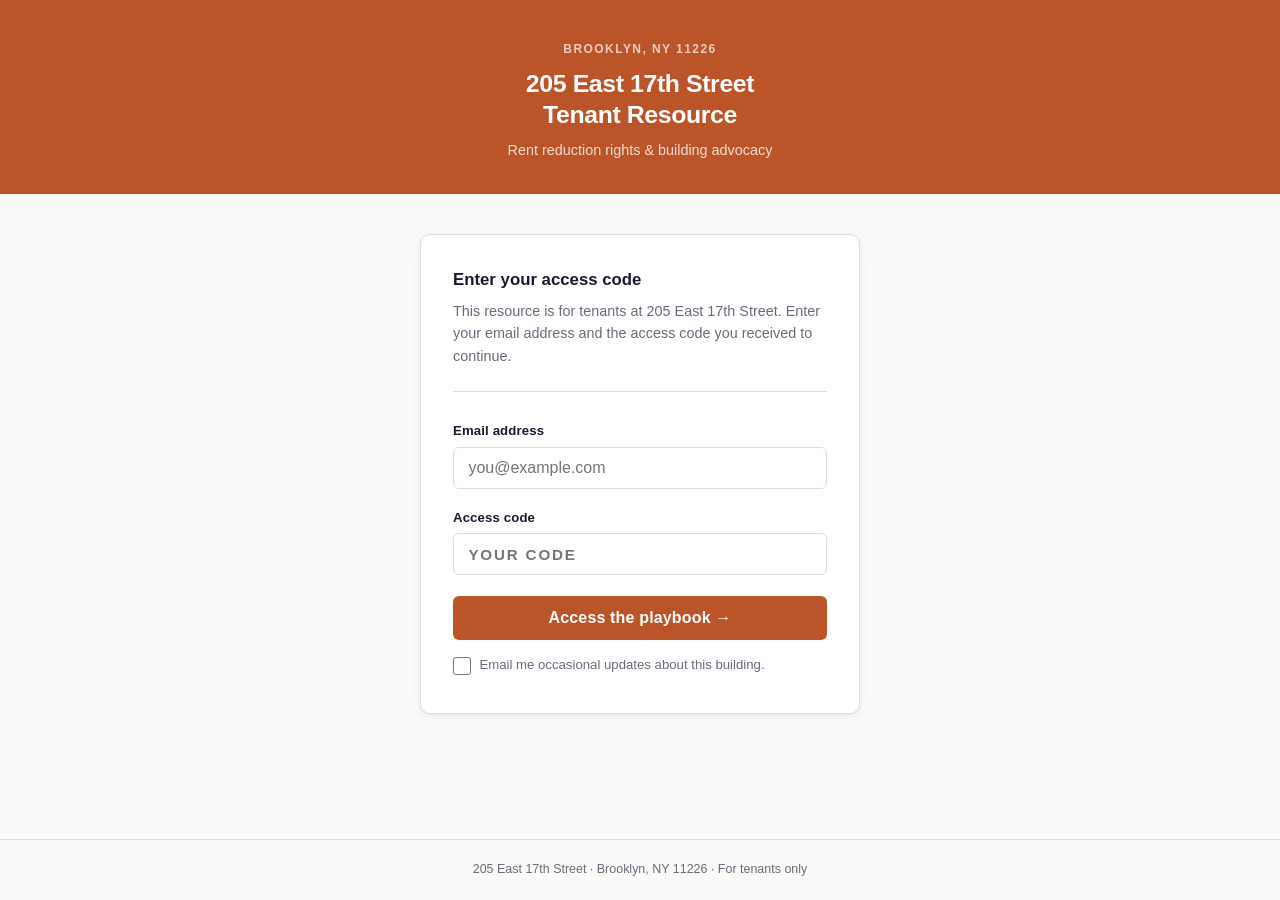
<file: index.html>
<!DOCTYPE html>
<html lang="en">
<head>
<meta charset="UTF-8"/>
<meta name="viewport" content="width=device-width, initial-scale=1.0"/>
<title>205 East 17th Street — Tenant Resource</title>
<style>
  *, *::before, *::after { box-sizing: border-box; margin: 0; padding: 0; }

  :root {
    --ink:     #1a1a2e;
    --ink-mid: #2d2d4a;
    --bg:      #fafaf8;
    --white:   #ffffff;
    --accent:  #bc5429;
    --terra:   #bc5429;
    --muted:   #6b6b7b;
    --border:  #e0ddd8;
    --red-bg:  #fef2f2;
    --red-bdr: #fca5a5;
    --red-txt: #991b1b;
  }

  html { height: 100%; }

  body {
    font-family: -apple-system, BlinkMacSystemFont, 'Segoe UI', Roboto,
                 Helvetica, Arial, sans-serif;
    font-size: 16px;
    line-height: 1.6;
    background: var(--bg);
    color: var(--ink);
    min-height: 100%;
    display: flex;
    flex-direction: column;
  }

  /* ── Header ── */
  header {
    background: var(--terra);
    color: #fff;
    padding: 2.5rem 1.5rem 2rem;
    text-align: center;
  }
  header .eyebrow {
    font-size: .75rem;
    font-weight: 600;
    letter-spacing: .12em;
    text-transform: uppercase;
    color: rgba(255,255,255,.7);
    margin-bottom: .6rem;
  }
  header h1 {
    font-size: 1.55rem;
    font-weight: 700;
    letter-spacing: -.015em;
    line-height: 1.25;
  }
  header .sub {
    margin-top: .5rem;
    color: rgba(255,255,255,.8);
    font-size: .9rem;
  }

  /* ── Main ── */
  main {
    flex: 1;
    display: flex;
    align-items: flex-start;
    justify-content: center;
    padding: 2.5rem 1.25rem 3rem;
  }

  .card {
    background: var(--white);
    border: 1px solid var(--border);
    border-radius: 10px;
    padding: 2rem 2rem 2.25rem;
    width: 100%;
    max-width: 440px;
    box-shadow: 0 1px 4px rgba(0,0,0,.06), 0 4px 16px rgba(0,0,0,.04);
  }

  .card-title {
    font-size: 1.05rem;
    font-weight: 700;
    margin-bottom: .4rem;
  }
  .card-desc {
    color: var(--muted);
    font-size: .9rem;
    line-height: 1.55;
    margin-bottom: 1.75rem;
    padding-bottom: 1.5rem;
    border-bottom: 1px solid var(--border);
  }

  /* Error banner */
  .error-banner {
    display: none;
    align-items: flex-start;
    gap: .6rem;
    background: var(--red-bg);
    border: 1px solid var(--red-bdr);
    border-radius: 6px;
    padding: .75rem 1rem;
    margin-bottom: 1.25rem;
    color: var(--red-txt);
    font-size: .875rem;
    line-height: 1.45;
  }
  .error-banner.show { display: flex; }
  .error-banner svg { flex-shrink: 0; margin-top: 1px; }

  /* Form */
  .field { margin-bottom: 1.1rem; }
  label {
    display: block;
    font-size: .825rem;
    font-weight: 600;
    color: var(--ink);
    margin-bottom: .35rem;
    letter-spacing: .01em;
  }
  input[type="email"],
  input[type="text"] {
    width: 100%;
    padding: .7rem .9rem;
    border: 1px solid var(--border);
    border-radius: 6px;
    font-size: 1rem;
    font-family: inherit;
    background: #fff;
    color: var(--ink);
    transition: border-color .15s, box-shadow .15s;
    -webkit-appearance: none;
  }
  input:focus {
    outline: none;
    border-color: var(--ink-mid);
    box-shadow: 0 0 0 3px rgba(26,26,46,.1);
  }
  input#code {
    letter-spacing: .12em;
    text-transform: uppercase;
    font-weight: 600;
    font-size: .95rem;
  }
  .field-hint {
    margin-top: .3rem;
    font-size: .8rem;
    color: var(--muted);
  }

  /* Opt-in checkbox */
  .opt-in {
    display: flex;
    align-items: flex-start;
    gap: .55rem;
    margin-top: .9rem;
    margin-bottom: .1rem;
  }
  .opt-in input[type="checkbox"] {
    width: 1.1rem;
    height: 1.1rem;
    flex-shrink: 0;
    margin-top: .18rem;
    accent-color: var(--terra);
    cursor: pointer;
  }
  .opt-in label {
    font-size: .825rem;
    font-weight: 400;
    color: var(--muted);
    letter-spacing: 0;
    cursor: pointer;
    margin-bottom: 0;
  }

  button[type="submit"] {
    width: 100%;
    margin-top: .25rem;
    padding: .8rem 1rem;
    background: var(--terra);
    color: #fff;
    border: none;
    border-radius: 6px;
    font-size: 1rem;
    font-weight: 600;
    font-family: inherit;
    cursor: pointer;
    transition: background .15s;
    letter-spacing: .01em;
  }
  button[type="submit"]:hover { background: #a03a1d; }
  button[type="submit"]:active { background: #8f3319; }

  /* Footer */
  footer {
    text-align: center;
    color: var(--muted);
    font-size: .78rem;
    padding: 1.25rem 1rem;
    border-top: 1px solid var(--border);
  }

  @media (max-width: 480px) {
    header { padding: 2rem 1.25rem 1.75rem; }
    header h1 { font-size: 1.3rem; }
    main { padding: 1.75rem 1rem 2.5rem; align-items: flex-start; }
    .card { padding: 1.5rem 1.25rem 1.75rem; }
  }
</style>
</head>
<body>

<header>
  <div class="eyebrow">Brooklyn, NY 11226</div>
  <h1>205 East 17th Street<br>Tenant Resource</h1>
  <p class="sub">Rent reduction rights &amp; building advocacy</p>
</header>

<main>
  <div class="card">
    <h2 class="card-title">Enter your access code</h2>
    <p class="card-desc">
      This resource is for tenants at 205 East 17th Street. Enter your
      email address and the access code you received to continue.
    </p>

    <div class="error-banner" id="err" role="alert">
      <svg width="16" height="16" viewBox="0 0 16 16" fill="none" aria-hidden="true">
        <circle cx="8" cy="8" r="7.25" stroke="#991b1b" stroke-width="1.5"/>
        <path d="M8 4.5v4M8 10.5v1" stroke="#991b1b" stroke-width="1.5"
              stroke-linecap="round"/>
      </svg>
      <span>Incorrect code. Check what you received and try again.</span>
    </div>

    <form method="POST" action="/api/login">
      <div class="field">
        <label for="email">Email address</label>
        <input type="email" id="email" name="email" required
               autocomplete="email" placeholder="you@example.com"/>
      </div>
      <div class="field">
        <label for="code">Access code</label>
        <input type="text" id="code" name="code" required
               autocomplete="off" placeholder="Your code"
               spellcheck="false" autocorrect="off" autocapitalize="characters"/>

      </div>
      <button type="submit">Access the playbook &rarr;</button>
      <div class="opt-in">
        <input type="checkbox" id="updates_consent" name="updates_consent" value="1"/>
        <label for="updates_consent">Email me occasional updates about this building.</label>
      </div>
    </form>
  </div>
</main>

<footer>
  205 East 17th Street &middot; Brooklyn, NY 11226 &middot; For tenants only
</footer>

<script>
!function(t,e){var o,n,p,r;e.__SV||(window.posthog=e,e._i=[],e.init=function(i,s,a){function g(t,e){var o=e.split(".");2==o.length&&(t=t[o[0]],e=o[1]);t[e]=function(){t.push([e].concat(Array.prototype.slice.call(arguments,0)))}}var c=t.createElement("script");c.type="text/javascript",c.crossOrigin="anonymous",c.async=!0,c.src=s.api_host.replace(".i.posthog.com","-assets.i.posthog.com")+"/static/array.js";var l=t.getElementsByTagName("script")[0];l.parentNode.insertBefore(c,l);var u=e;for(void 0!==a?u=e[a]=[]:a="posthog",u.people=u.people||[],u.toString=function(t){var e="posthog";return"posthog"!==a&&(e+="."+a),t||(e+=" (stub)"),e},u.people.toString=function(){return u.toString(1)+" (stub)"},n="capture identify alias people.set people.set_once set_config register register_once unregister opt_out_capturing has_opted_out_capturing opt_in_capturing reset isFeatureEnabled onFeatureFlags getFeatureFlag getFeatureFlagPayload reloadFeatureFlags group updateEarlyAccessFeatureEnrollment getEarlyAccessFeatures getActiveMatchingSurveys getSurveys getNextSurveyStep onSessionId setPersonPropertiesForFlags".split(" "),p=0;p<n.length;p++)g(u,n[p]);e._i.push([i,s,a])},e.__SV=1)}(document,window.posthog||[]);

var posthogTestMode = new URLSearchParams(location.search).get('is_test') === '1';
try {
  if (posthogTestMode) {
    sessionStorage.setItem('t401_test_mode', '1');
  } else {
    posthogTestMode = sessionStorage.getItem('t401_test_mode') === '1';
    // Only clear if this is not an error redirect (error redirect has no is_test param
    // but should preserve the flag set on the original test-mode load).
    if (!posthogTestMode) sessionStorage.removeItem('t401_test_mode');
  }
} catch(e) {}
// Suppress on non-production origins (localhost, file://)
if (location.protocol !== 'https:' || location.hostname !== 'tenant401.com') {
  posthogTestMode = true;
}
if (!posthogTestMode) {
  posthog.init('phc_uY5md7SXZ4go2PMD53CAk2Z5SzjH59rpiMTQ9oRT8Man', {
    api_host: 'https://a.tenant401.com',
    ui_host: 'https://us.posthog.com',
    autocapture: false,
    capture_pageview: false,
    capture_pageleave: false,
    capture_dead_clicks: false,
    capture_exceptions: false,
    capture_heatmaps: false,
    capture_performance: false,
    disable_session_recording: true,
    disable_surveys: true,
    advanced_disable_flags: true,
    persistence: 'localStorage+cookie',
  });
}

(function () {
  var params  = new URLSearchParams(location.search);
  var isTest  = posthogTestMode;
  var isError = !!params.get('error');
  function capture(event, properties, options) {
    if (!isTest) posthog.capture(event, properties, options);
  }

  // Pageview
  capture('$pageview', { $current_url: location.href, page: 'gate' });

  // gate_failure — arrived here with ?error=1 (server rejected code)
  if (isError) {
    capture('gate_failure', { page: 'gate' });
    document.getElementById('err').classList.add('show');
    try { sessionStorage.removeItem('t401_gate_submitted'); } catch(e) {}
  }

  // Uppercase code input
  var codeInput = document.getElementById('code');
  codeInput.addEventListener('input', function () {
    var pos = this.selectionStart;
    this.value = this.value.toUpperCase();
    this.setSelectionRange(pos, pos);
  });

  // Capture the attempt before POST navigation and mark it for one success event.
  document.querySelector('form').addEventListener('submit', function () {
    var email = (document.getElementById('email').value || '').trim().toLowerCase();
    capture('gate_submitted', { page: 'gate', has_email: !!email }, { transport: 'sendBeacon' });
    try { sessionStorage.setItem('t401_gate_submitted', '1'); } catch(e) {}
  });
})();
</script>
</body>
</html>
</file>
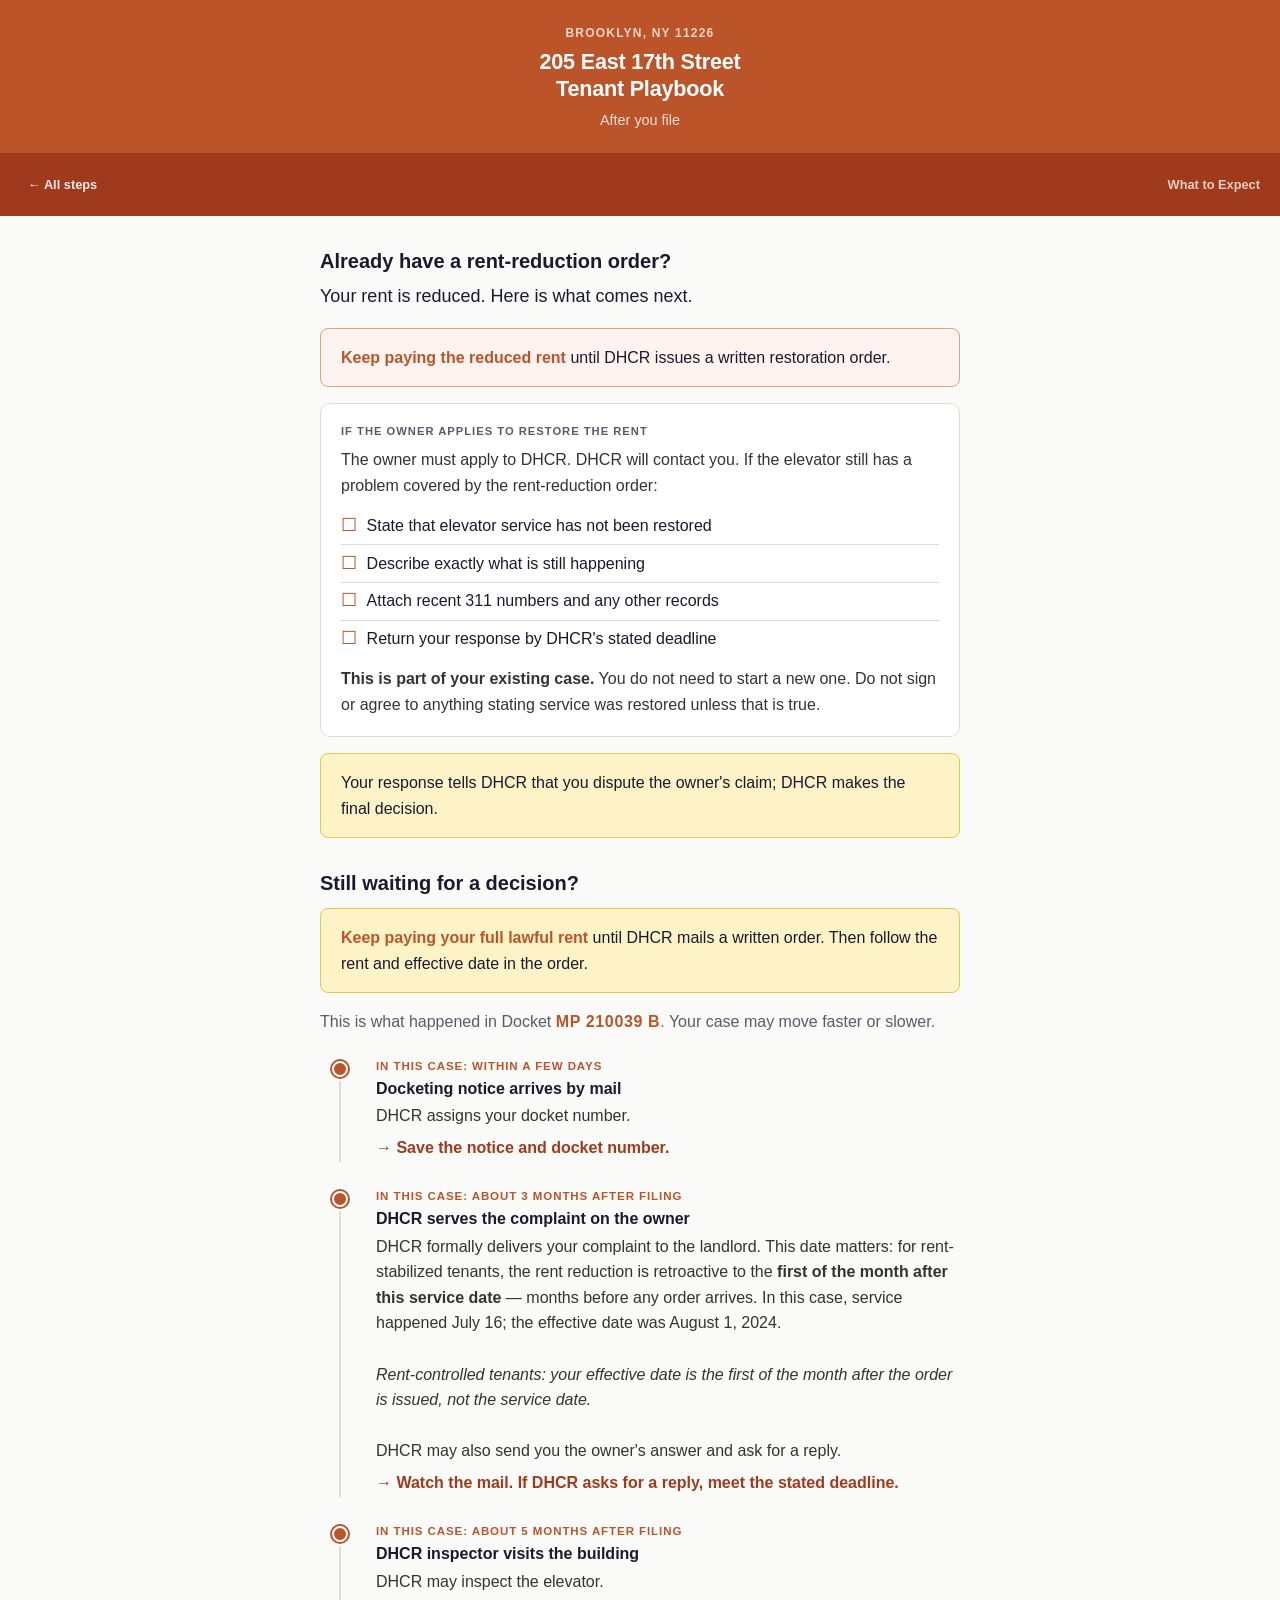
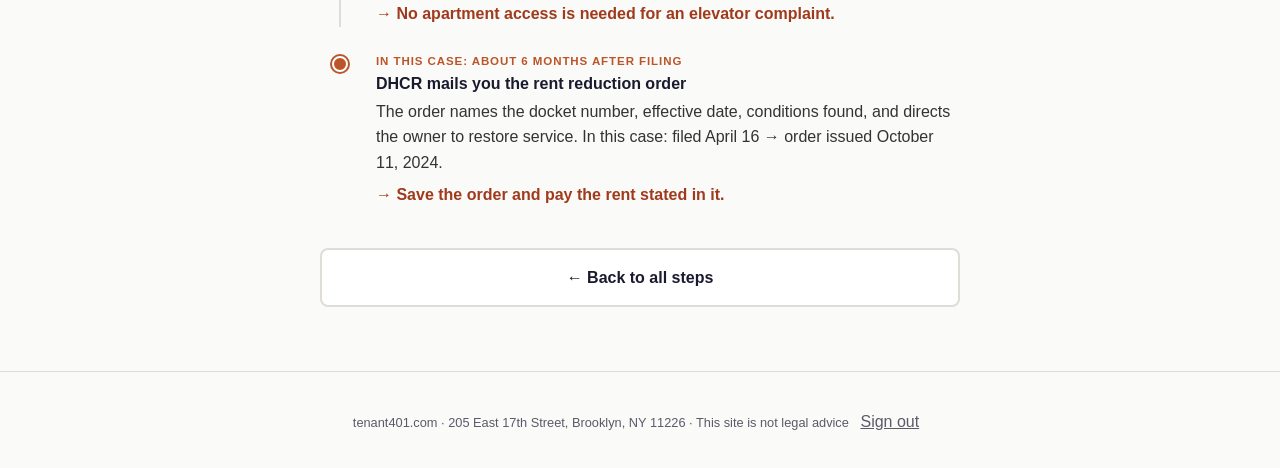
<file: after-you-file.html>
<!DOCTYPE html>
<html lang="en">
<head>
<meta charset="UTF-8"/>
<meta name="viewport" content="width=device-width, initial-scale=1.0"/>
<title>What to Expect — 205 East 17th Street</title>
<link rel="stylesheet" href="/style.css"/>
<style>
  /* Override timeline to work as ol/li */
  .timeline { list-style: none; padding: 0; margin: 1rem 0; }
  .timeline > li { display: flex; gap: 1rem; padding-bottom: 1.5rem; position: relative; }
  .timeline > li:last-child { padding-bottom: 0; }
</style>
</head>
<body data-page="after-you-file">

<a class="skip-link" href="#main">Skip to main content</a>

<header>
  <div class="eyebrow">Brooklyn, NY 11226</div>
  <h1>205 East 17th Street<br>Tenant Playbook</h1>
  <p class="sub">After you file</p>
</header>

<nav class="step-bar" aria-label="Playbook navigation">
  <a href="/playbook" class="all-steps">← All steps</a>
  <span class="step-indicator">What to Expect</span>
</nav>

<main id="main">

  <!-- ── State 1: Already have an order ── -->

  <div id="after-order">

    <h2 style="margin-bottom:.5rem">Already have a rent-reduction order?</h2>
    <p style="margin-bottom:1rem">Your rent is reduced. Here is what comes next.</p>

    <div class="alert alert-terra">
      <strong>Keep paying the reduced rent</strong> until DHCR issues a written restoration order.
    </div>

    <div class="card" style="margin-top:1rem">
      <div class="card-label">If the owner applies to restore the rent</div>
      <p>The owner must apply to DHCR. DHCR will contact you. If the elevator still has a problem covered by the rent-reduction order:</p>
      <ul class="checklist">
        <li>State that elevator service has not been restored</li>
        <li>Describe exactly what is still happening</li>
        <li>Attach recent 311 numbers and any other records</li>
        <li>Return your response by DHCR's stated deadline</li>
      </ul>
      <p><strong>This is part of your existing case.</strong> You do not need to start a new one. Do not sign or agree to anything stating service was restored unless that is true.</p>
    </div>

    <div class="alert alert-amber" style="margin-top:1rem">
      Your response tells DHCR that you dispute the owner's claim; DHCR makes the final decision.
    </div>

  </div>

  <!-- ── State 2: Still waiting — timeline ── -->

  <h2 id="timeline" style="margin-top:2rem;margin-bottom:.75rem">Still waiting for a decision?</h2>

  <div class="alert alert-amber">
    <strong>Keep paying your full lawful rent</strong> until DHCR mails a written order. Then follow the rent and effective date in the order.
  </div>

  <p style="font-size:1rem;color:var(--muted);margin-top:1rem;margin-bottom:1.25rem">This is what happened in Docket <span class="docket">MP 210039 B</span>. Your case may move faster or slower.</p>

  <ol class="timeline" aria-label="Case timeline">

    <li class="tl-item">
      <div class="tl-left"><div class="tl-dot"></div><div class="tl-line"></div></div>
      <div class="tl-body">
        <div class="tl-when">In this case: within a few days</div>
        <div class="tl-what">Docketing notice arrives by mail</div>
        <div class="tl-detail">DHCR assigns your docket number.</div>
        <div class="tl-action">→ Save the notice and docket number.</div>
      </div>
    </li>

    <li class="tl-item">
      <div class="tl-left"><div class="tl-dot"></div><div class="tl-line"></div></div>
      <div class="tl-body">
        <div class="tl-when">In this case: about 3 months after filing</div>
        <div class="tl-what">DHCR serves the complaint on the owner</div>
        <div class="tl-detail">
          DHCR formally delivers your complaint to the landlord. This date matters:
          for rent-stabilized tenants, the rent reduction is retroactive to the <strong>first of the month after this service date</strong> — months before any order arrives. In this case, service happened July 16; the effective date was August 1, 2024.
          <br><br>
          <em>Rent-controlled tenants: your effective date is the first of the month after the order is issued, not the service date.</em>
          <br><br>
          DHCR may also send you the owner's answer and ask for a reply.
        </div>
        <div class="tl-action">→ Watch the mail. If DHCR asks for a reply, meet the stated deadline.</div>
      </div>
    </li>

    <li class="tl-item">
      <div class="tl-left"><div class="tl-dot"></div><div class="tl-line"></div></div>
      <div class="tl-body">
        <div class="tl-when">In this case: about 5 months after filing</div>
        <div class="tl-what">DHCR inspector visits the building</div>
        <div class="tl-detail">DHCR may inspect the elevator.</div>
        <div class="tl-action">→ No apartment access is needed for an elevator complaint.</div>
      </div>
    </li>

    <li class="tl-item">
      <div class="tl-left"><div class="tl-dot"></div><div class="tl-line"></div></div>
      <div class="tl-body">
        <div class="tl-when">In this case: about 6 months after filing</div>
        <div class="tl-what">DHCR mails you the rent reduction order</div>
        <div class="tl-detail">The order names the docket number, effective date, conditions found, and directs the owner to restore service. In this case: filed April 16 → order issued October 11, 2024.</div>
        <div class="tl-action">→ Save the order and pay the rent stated in it.</div>
      </div>
    </li>

  </ol>

  <nav class="page-nav" aria-label="Page navigation">
    <a href="/playbook" class="btn btn-secondary">← Back to all steps</a>
  </nav>

</main>

<footer>
  tenant401.com &middot; 205 East 17th Street, Brooklyn, NY 11226
  &middot; This site is not legal advice
  <a href="/api/logout" class="footer-logout">Sign out</a>
</footer>

<script src="/analytics.js"></script>
</body>
</html>
</file>
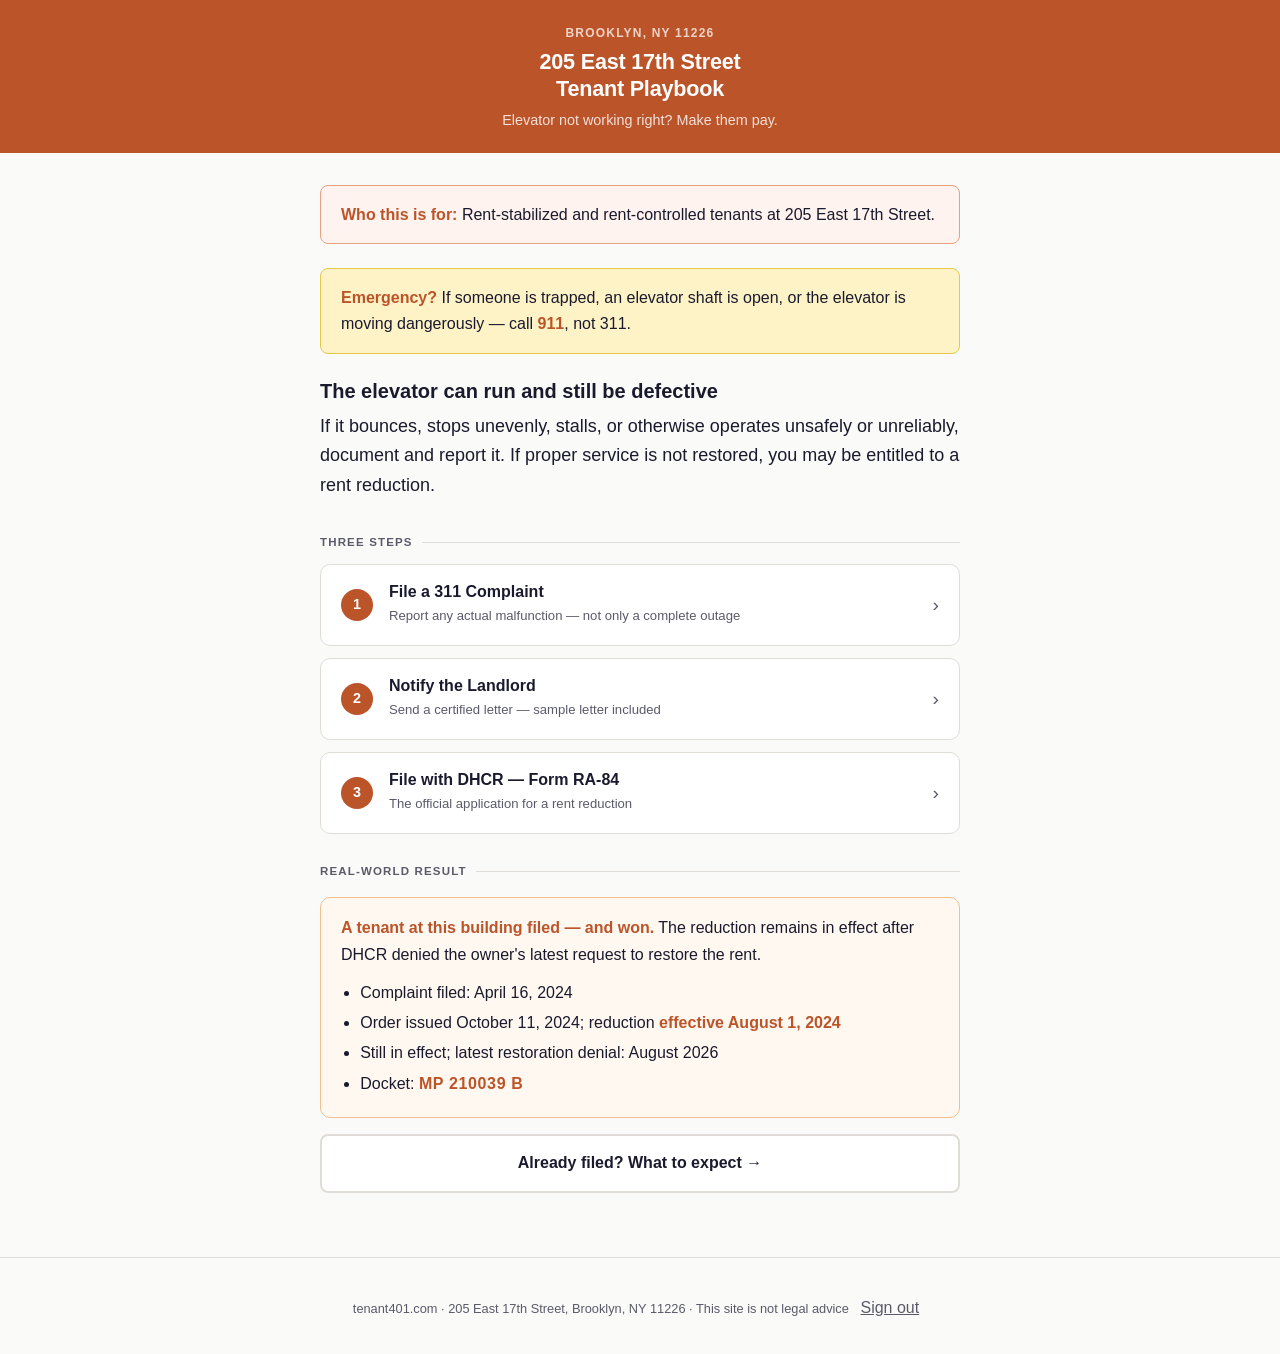
<file: playbook.html>
<!DOCTYPE html>
<html lang="en">
<head>
<meta charset="UTF-8"/>
<meta name="viewport" content="width=device-width, initial-scale=1.0"/>
<title>Tenant Playbook — 205 East 17th Street</title>
<link rel="stylesheet" href="/style.css"/>
</head>
<body data-page="playbook">

<a class="skip-link" href="#main">Skip to main content</a>

<header>
  <div class="eyebrow">Brooklyn, NY 11226</div>
  <h1>205 East 17th Street<br>Tenant Playbook</h1>
  <p class="sub">Elevator not working right? Make them pay.</p>
</header>

<main id="main">

  <div class="alert alert-terra" style="margin-top:0;margin-bottom:1.5rem">
    <strong>Who this is for:</strong> Rent-stabilized and rent-controlled tenants at 205 East 17th Street.
  </div>

  <div class="alert alert-amber" style="margin-bottom:1.5rem">
    <strong>Emergency?</strong> If someone is trapped, an elevator shaft is open, or the elevator is moving dangerously — call <strong>911</strong>, not 311.
  </div>

  <h2 style="margin-bottom:.5rem">The elevator can run and still be defective</h2>
  <p style="margin-bottom:1.5rem">If it bounces, stops unevenly, stalls, or otherwise operates unsafely or unreliably, document and report it. If proper service is not restored, you may be entitled to a rent reduction.</p>

  <div class="section-label">Three steps</div>

  <a href="/step-1" class="step-card" aria-label="Step 1: File a 311 Complaint">
    <span class="sc-num" aria-hidden="true">1</span>
    <span class="sc-body">
      <span class="sc-title">File a 311 Complaint</span>
      <span class="sc-hint">Report any actual malfunction — not only a complete outage</span>
    </span>
    <span class="sc-arrow" aria-hidden="true">›</span>
  </a>

  <a href="/step-2" class="step-card" aria-label="Step 2: Notify the Landlord by Certified Mail">
    <span class="sc-num" aria-hidden="true">2</span>
    <span class="sc-body">
      <span class="sc-title">Notify the Landlord</span>
      <span class="sc-hint">Send a certified letter — sample letter included</span>
    </span>
    <span class="sc-arrow" aria-hidden="true">›</span>
  </a>

  <a href="/step-3" class="step-card" aria-label="Step 3: File DHCR Form RA-84">
    <span class="sc-num" aria-hidden="true">3</span>
    <span class="sc-body">
      <span class="sc-title">File with DHCR — Form RA-84</span>
      <span class="sc-hint">The official application for a rent reduction</span>
    </span>
    <span class="sc-arrow" aria-hidden="true">›</span>
  </a>

  <div class="section-label" style="margin-top:1.75rem">Real-world result</div>

  <div class="result">
    <strong>A tenant at this building filed — and won.</strong> The reduction remains in effect after DHCR denied the owner's latest request to restore the rent.
    <ul>
      <li>Complaint filed: April 16, 2024</li>
      <li>Order issued October 11, 2024; reduction <strong>effective August 1, 2024</strong></li>
      <li>Still in effect; latest restoration denial: August 2026</li>
      <li>Docket: <span class="docket">MP 210039 B</span></li>
    </ul>
  </div>

  <a href="/after-you-file" class="btn btn-secondary" style="margin-top:1rem" aria-label="Already filed? See what to expect next">
    Already filed? What to expect →
  </a>

</main>

<footer>
  tenant401.com &middot; 205 East 17th Street, Brooklyn, NY 11226
  &middot; This site is not legal advice
  <a href="/api/logout" class="footer-logout">Sign out</a>
</footer>

<script src="/analytics.js"></script>
</body>
</html>
</file>
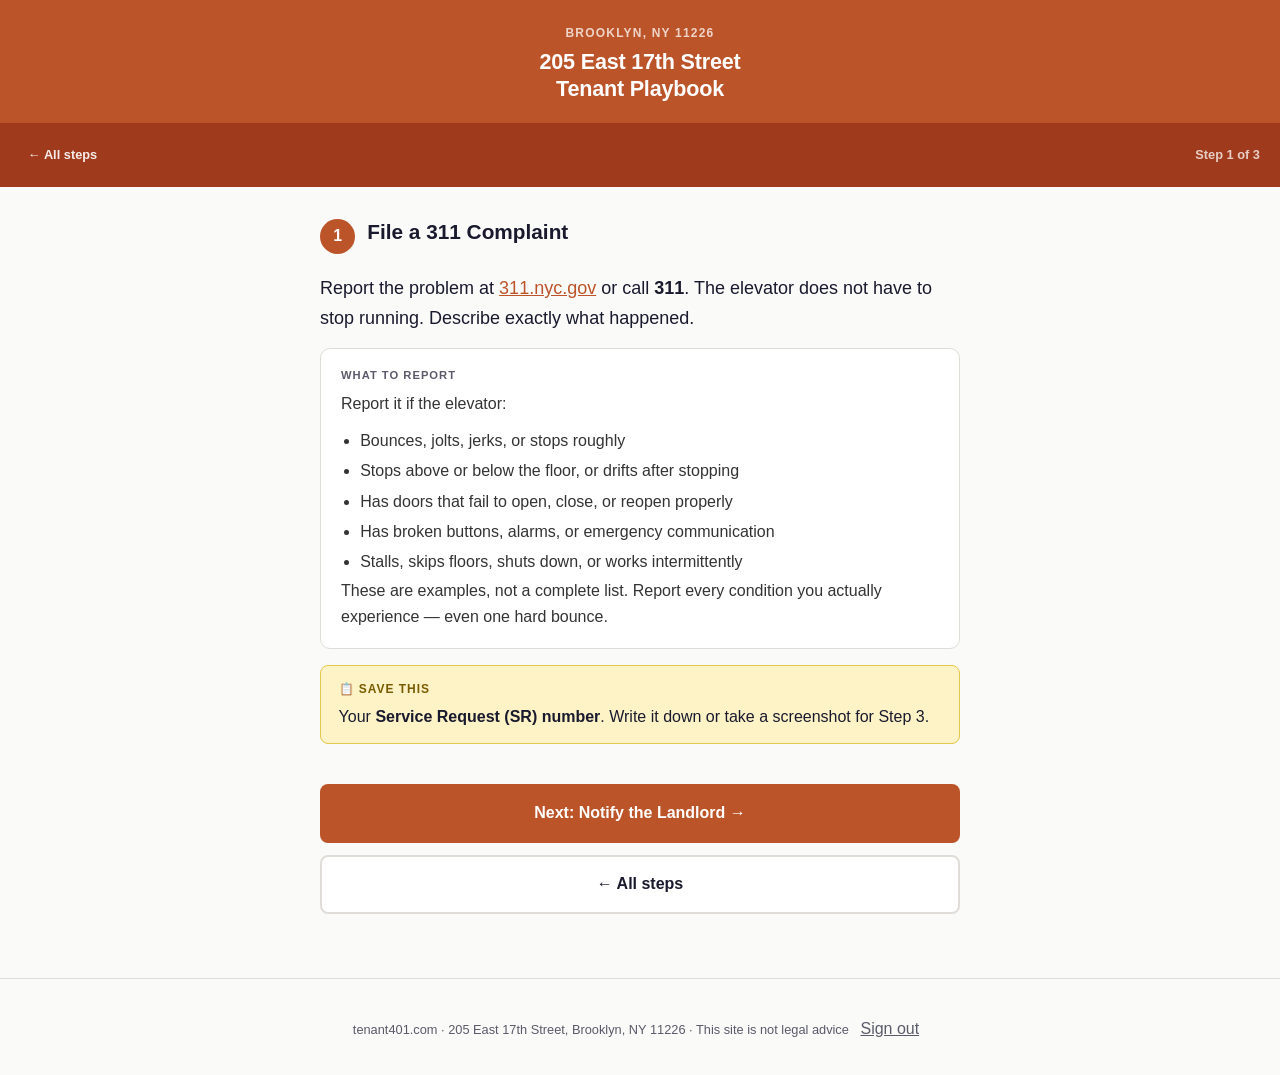
<file: step-1.html>
<!DOCTYPE html>
<html lang="en">
<head>
<meta charset="UTF-8"/>
<meta name="viewport" content="width=device-width, initial-scale=1.0"/>
<title>Step 1: File a 311 Complaint — 205 East 17th Street</title>
<link rel="stylesheet" href="/style.css"/>
</head>
<body data-page="step-1">

<a class="skip-link" href="#main">Skip to main content</a>

<header>
  <div class="eyebrow">Brooklyn, NY 11226</div>
  <h1>205 East 17th Street<br>Tenant Playbook</h1>
</header>

<nav class="step-bar" aria-label="Playbook navigation">
  <a href="/playbook" class="all-steps">← All steps</a>
  <span class="step-indicator" aria-current="step">Step 1 of 3</span>
</nav>

<main id="main">

  <div class="step-heading">
    <span class="step-num" aria-hidden="true">1</span>
    <h2>File a 311 Complaint</h2>
  </div>

  <p>Report the problem at <a href="https://portal.311.nyc.gov/" target="_blank" rel="noopener">311.nyc.gov</a> or call <strong>311</strong>. The elevator does not have to stop running. Describe exactly what happened.</p>

  <div class="card">
    <div class="card-label">What to report</div>
    <p>Report it if the elevator:</p>
    <ul style="padding-left:1.2rem;line-height:1.9;font-size:1rem;color:#333;margin-top:.25rem">
      <li>Bounces, jolts, jerks, or stops roughly</li>
      <li>Stops above or below the floor, or drifts after stopping</li>
      <li>Has doors that fail to open, close, or reopen properly</li>
      <li>Has broken buttons, alarms, or emergency communication</li>
      <li>Stalls, skips floors, shuts down, or works intermittently</li>
    </ul>
    <p>These are examples, not a complete list. Report every condition you actually experience — even one hard bounce.</p>
  </div>

  <div class="save-box">
    <div class="save-label">📋 Save this</div>
    <p>Your <strong>Service Request (SR) number</strong>. Write it down or take a screenshot for Step 3.</p>
  </div>

  <nav class="page-nav" aria-label="Step navigation">
    <a href="/step-2" class="btn btn-primary">Next: Notify the Landlord →</a>
    <a href="/playbook" class="btn btn-secondary">← All steps</a>
  </nav>

</main>

<footer>
  tenant401.com &middot; 205 East 17th Street, Brooklyn, NY 11226
  &middot; This site is not legal advice
  <a href="/api/logout" class="footer-logout">Sign out</a>
</footer>

<script src="/analytics.js"></script>
</body>
</html>
</file>
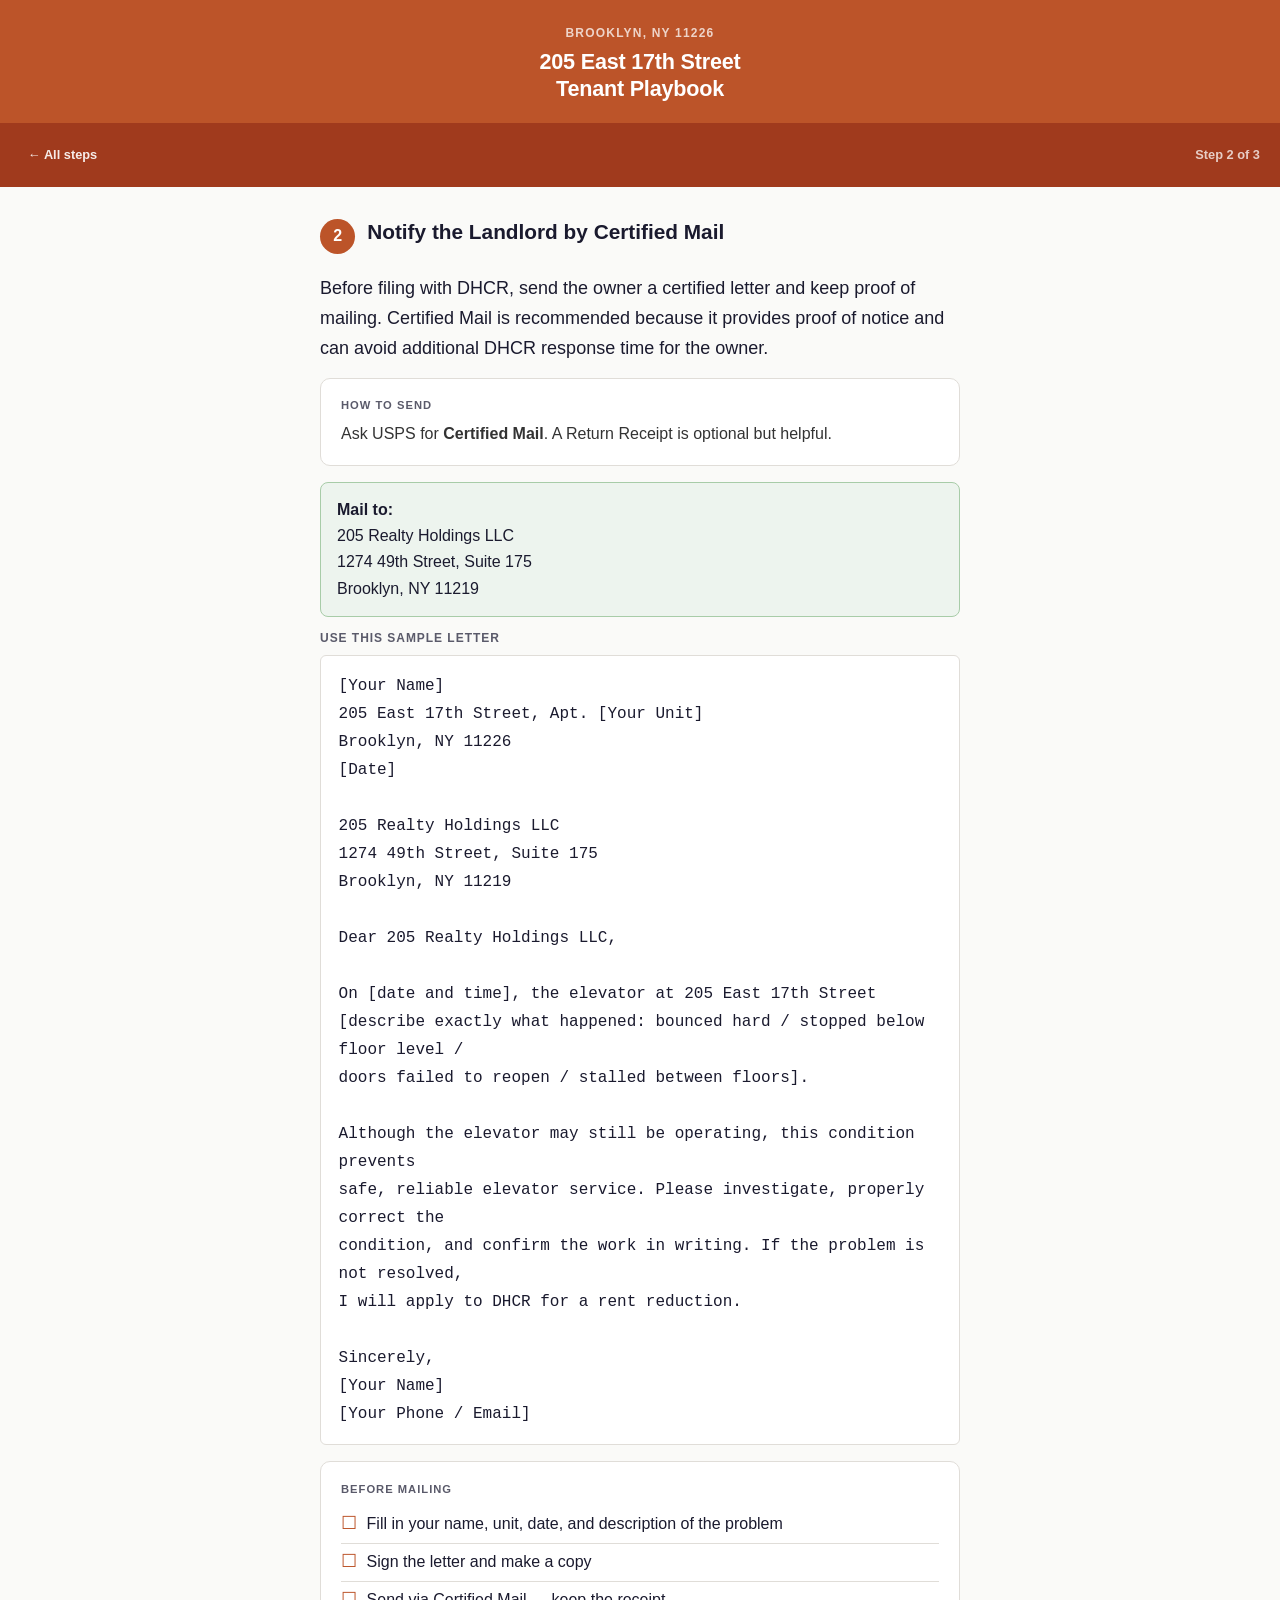
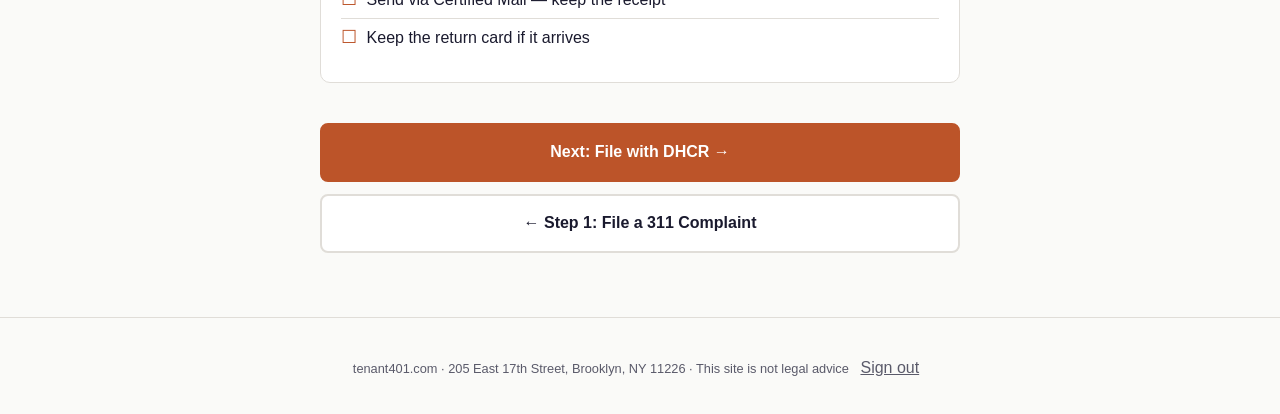
<file: step-2.html>
<!DOCTYPE html>
<html lang="en">
<head>
<meta charset="UTF-8"/>
<meta name="viewport" content="width=device-width, initial-scale=1.0"/>
<title>Step 2: Notify the Landlord — 205 East 17th Street</title>
<link rel="stylesheet" href="/style.css"/>
</head>
<body data-page="step-2">

<a class="skip-link" href="#main">Skip to main content</a>

<header>
  <div class="eyebrow">Brooklyn, NY 11226</div>
  <h1>205 East 17th Street<br>Tenant Playbook</h1>
</header>

<nav class="step-bar" aria-label="Playbook navigation">
  <a href="/playbook" class="all-steps">← All steps</a>
  <span class="step-indicator" aria-current="step">Step 2 of 3</span>
</nav>

<main id="main">

  <div class="step-heading">
    <span class="step-num" aria-hidden="true">2</span>
    <h2>Notify the Landlord by Certified Mail</h2>
  </div>

  <p>Before filing with DHCR, send the owner a certified letter and keep proof of mailing. Certified Mail is recommended because it provides proof of notice and can avoid additional DHCR response time for the owner.</p>

  <div class="card">
    <div class="card-label">How to send</div>
    <p>Ask USPS for <strong>Certified Mail</strong>. A Return Receipt is optional but helpful.</p>
  </div>

  <address class="addr">
    <strong>Mail to:</strong><br>
    205 Realty Holdings LLC<br>
    1274 49th Street, Suite 175<br>
    Brooklyn, NY 11219
  </address>

  <div class="letter-wrap">
    <div class="letter-label">Use this sample letter</div>
    <div class="letter" role="region" aria-label="Sample certified letter">[Your Name]
205 East 17th Street, Apt. [Your Unit]
Brooklyn, NY 11226
[Date]

205 Realty Holdings LLC
1274 49th Street, Suite 175
Brooklyn, NY 11219

Dear 205 Realty Holdings LLC,

On [date and time], the elevator at 205 East 17th Street
[describe exactly what happened: bounced hard / stopped below floor level /
doors failed to reopen / stalled between floors].

Although the elevator may still be operating, this condition prevents
safe, reliable elevator service. Please investigate, properly correct the
condition, and confirm the work in writing. If the problem is not resolved,
I will apply to DHCR for a rent reduction.

Sincerely,
[Your Name]
[Your Phone / Email]</div>
  </div>

  <div class="card" style="margin-top:.25rem">
    <div class="card-label">Before mailing</div>
    <ul class="checklist">
      <li>Fill in your name, unit, date, and description of the problem</li>
      <li>Sign the letter and make a copy</li>
      <li>Send via Certified Mail — keep the receipt</li>
      <li>Keep the return card if it arrives</li>
    </ul>
  </div>

  <nav class="page-nav" aria-label="Step navigation">
    <a href="/step-3" class="btn btn-primary">Next: File with DHCR →</a>
    <a href="/step-1" class="btn btn-secondary">← Step 1: File a 311 Complaint</a>
  </nav>

</main>

<footer>
  tenant401.com &middot; 205 East 17th Street, Brooklyn, NY 11226
  &middot; This site is not legal advice
  <a href="/api/logout" class="footer-logout">Sign out</a>
</footer>

<script src="/analytics.js"></script>
</body>
</html>
</file>
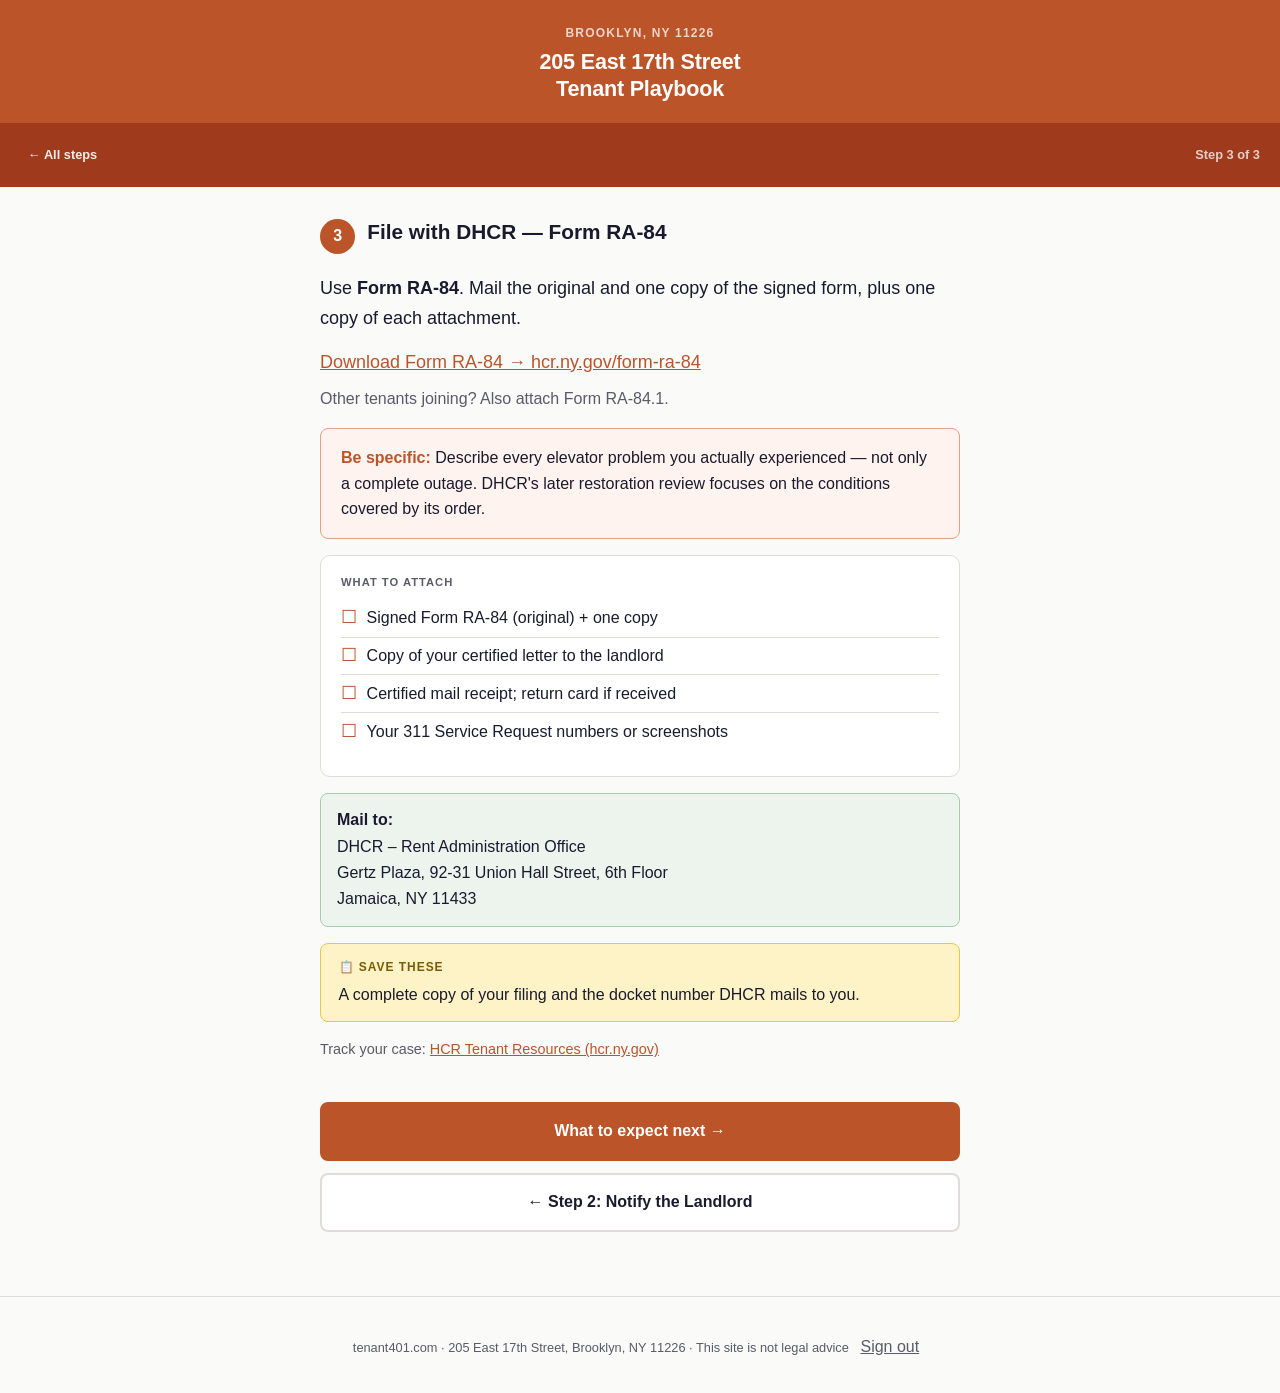
<file: step-3.html>
<!DOCTYPE html>
<html lang="en">
<head>
<meta charset="UTF-8"/>
<meta name="viewport" content="width=device-width, initial-scale=1.0"/>
<title>Step 3: File with DHCR — 205 East 17th Street</title>
<link rel="stylesheet" href="/style.css"/>
</head>
<body data-page="step-3">

<a class="skip-link" href="#main">Skip to main content</a>

<header>
  <div class="eyebrow">Brooklyn, NY 11226</div>
  <h1>205 East 17th Street<br>Tenant Playbook</h1>
</header>

<nav class="step-bar" aria-label="Playbook navigation">
  <a href="/playbook" class="all-steps">← All steps</a>
  <span class="step-indicator" aria-current="step">Step 3 of 3</span>
</nav>

<main id="main">

  <div class="step-heading">
    <span class="step-num" aria-hidden="true">3</span>
    <h2>File with DHCR — Form RA-84</h2>
  </div>

  <p>Use <strong>Form RA-84</strong>. Mail the original and one copy of the signed form, plus one copy of each attachment.</p>

  <p><a href="https://hcr.ny.gov/form-ra-84" target="_blank" rel="noopener">Download Form RA-84 → hcr.ny.gov/form-ra-84</a></p>

  <p style="font-size:1rem;color:var(--muted);margin-top:-.4rem;margin-bottom:1rem">Other tenants joining? Also attach Form RA-84.1.</p>

  <div class="alert alert-terra">
    <strong>Be specific:</strong> Describe every elevator problem you actually experienced — not only a complete outage. DHCR's later restoration review focuses on the conditions covered by its order.
  </div>

  <div class="card">
    <div class="card-label">What to attach</div>
    <ul class="checklist">
      <li>Signed Form RA-84 (original) + one copy</li>
      <li>Copy of your certified letter to the landlord</li>
      <li>Certified mail receipt; return card if received</li>
      <li>Your 311 Service Request numbers or screenshots</li>
    </ul>
  </div>

  <address class="addr">
    <strong>Mail to:</strong><br>
    DHCR – Rent Administration Office<br>
    Gertz Plaza, 92-31 Union Hall Street, 6th Floor<br>
    Jamaica, NY 11433
  </address>

  <div class="save-box">
    <div class="save-label">📋 Save these</div>
    <p>A complete copy of your filing and the docket number DHCR mails to you.</p>
  </div>

  <p class="note" style="font-size:.9rem;color:var(--muted)">
    Track your case:
    <a href="https://hcr.ny.gov/node/51" target="_blank" rel="noopener">HCR Tenant Resources (hcr.ny.gov)</a>
  </p>

  <nav class="page-nav" aria-label="Step navigation">
    <a href="/after-you-file#timeline" class="btn btn-primary">What to expect next →</a>
    <a href="/step-2" class="btn btn-secondary">← Step 2: Notify the Landlord</a>
  </nav>

</main>

<footer>
  tenant401.com &middot; 205 East 17th Street, Brooklyn, NY 11226
  &middot; This site is not legal advice
  <a href="/api/logout" class="footer-logout">Sign out</a>
</footer>

<script src="/analytics.js"></script>
</body>
</html>
</file>
<file: style.css>
/* ── Reset ── */
*, *::before, *::after { box-sizing: border-box; margin: 0; padding: 0; }

/* ── Tokens ── */
:root {
  --terra:    #bc5429;
  --terra-dk: #a03a1d;
  --terra-bg: #fef3ee;
  --ink:      #1a1a2e;
  --bg:       #fafaf8;
  --white:    #ffffff;
  --muted:    #5a5a6a;
  --border:   #e0ddd8;
  --warm:     #fff8f0;
  --warm-bdr: #f0c090;
  --sage:     #edf4ee;
  --sage-bdr: #a8cca8;
  --amber:    #fef3c7;
  --amber-bdr:#e5c84a;
  --focus:    #005fcc;
}

/* ── Base ── */
html { height: 100%; }
body {
  font-family: -apple-system, BlinkMacSystemFont, 'Segoe UI', Roboto,
               Helvetica, Arial, sans-serif;
  font-size: 18px;
  line-height: 1.65;
  background: var(--bg);
  color: var(--ink);
  min-height: 100%;
}

/* ── Skip link ── */
.skip-link {
  position: absolute;
  top: -100%;
  left: 1rem;
  background: var(--ink);
  color: #fff;
  padding: .5rem 1rem;
  border-radius: 0 0 6px 6px;
  font-size: .875rem;
  font-weight: 600;
  text-decoration: none;
  z-index: 100;
}
.skip-link:focus { top: 0; }

/* ── Links ── */
a { color: var(--terra); text-decoration: underline; }
a:hover { color: var(--terra-dk); }
a:focus-visible {
  outline: 3px solid var(--focus);
  outline-offset: 2px;
  border-radius: 2px;
}

/* ── Header ── */
header {
  background: var(--terra);
  color: #fff;
  padding: 1.5rem 1.25rem 1.25rem;
  text-align: center;
}
header .eyebrow {
  font-size: .75rem;
  font-weight: 600;
  letter-spacing: .1em;
  text-transform: uppercase;
  color: rgba(255,255,255,.75);
  margin-bottom: .35rem;
}
header h1 {
  font-size: 1.35rem;
  font-weight: 700;
  line-height: 1.25;
  letter-spacing: -.01em;
}
header .sub {
  margin-top: .35rem;
  font-size: .9rem;
  color: rgba(255,255,255,.82);
}

/* ── Step nav bar ── */
.step-bar {
  background: var(--terra-dk);
  padding: .6rem 1.25rem;
  display: flex;
  align-items: center;
  justify-content: space-between;
  gap: .75rem;
}
.step-bar .all-steps {
  display: inline-flex;
  align-items: center;
  min-height: 44px;
  padding: 0 .5rem;
  font-size: .8rem;
  font-weight: 600;
  color: rgba(255,255,255,.9);
  text-decoration: none;
  white-space: nowrap;
}
.step-bar .all-steps:hover { color: #fff; text-decoration: underline; }
.step-bar .step-indicator {
  font-size: .8rem;
  font-weight: 600;
  color: rgba(255,255,255,.75);
  white-space: nowrap;
}

/* ── Main ── */
main {
  max-width: 680px;
  margin: 0 auto;
  padding: 2rem 1.25rem 4rem;
}

/* ── Step heading ── */
.step-heading {
  display: flex;
  align-items: center;
  gap: .75rem;
  margin-bottom: 1.25rem;
}
.step-num {
  display: inline-flex;
  align-items: center;
  justify-content: center;
  background: var(--terra);
  color: #fff;
  border-radius: 50%;
  width: 2.2rem;
  height: 2.2rem;
  font-weight: 700;
  font-size: 1rem;
  flex-shrink: 0;
}
.step-heading h2 {
  font-size: 1.3rem;
  font-weight: 700;
  line-height: 1.25;
  color: var(--ink);
}

/* ── Section label ── */
.section-label {
  display: flex;
  align-items: center;
  gap: .6rem;
  font-size: .72rem;
  font-weight: 700;
  letter-spacing: .1em;
  text-transform: uppercase;
  color: var(--muted);
  margin: 2rem 0 .75rem;
}
.section-label::after {
  content: '';
  flex: 1;
  height: 1px;
  background: var(--border);
}

/* ── Card ── */
.card {
  background: var(--white);
  border: 1px solid var(--border);
  border-radius: 10px;
  padding: 1.1rem 1.25rem;
  margin-bottom: 1rem;
}
.card-label {
  font-size: .7rem;
  font-weight: 700;
  letter-spacing: .09em;
  text-transform: uppercase;
  color: var(--muted);
  margin-bottom: .4rem;
}
.card p { font-size: 1rem; color: #333; margin-bottom: .5rem; }
.card p:last-child { margin-bottom: 0; }

/* ── Step card (overview step links) ── */
.step-card {
  display: flex;
  align-items: center;
  gap: 1rem;
  background: var(--white);
  border: 1px solid var(--border);
  border-radius: 10px;
  padding: 1.1rem 1.25rem;
  margin-bottom: .75rem;
  text-decoration: none;
  color: var(--ink);
  transition: border-color .15s, box-shadow .15s;
  -webkit-tap-highlight-color: transparent;
  min-height: 44px;
}
.step-card:hover {
  border-color: var(--terra);
  box-shadow: 0 2px 8px rgba(196,87,43,.12);
  color: var(--ink);
  text-decoration: none;
}
.step-card:focus-visible {
  outline: 3px solid var(--focus);
  outline-offset: 2px;
}
.step-card .sc-num {
  display: inline-flex;
  align-items: center;
  justify-content: center;
  background: var(--terra);
  color: #fff;
  border-radius: 50%;
  width: 2rem;
  height: 2rem;
  font-weight: 700;
  font-size: .9rem;
  flex-shrink: 0;
}
.step-card .sc-body { flex: 1; }
.step-card .sc-title {
  display: block;
  font-weight: 700;
  font-size: 1rem;
  line-height: 1.3;
}
.step-card .sc-hint {
  display: block;
  font-size: .82rem;
  color: var(--muted);
  margin-top: .15rem;
}
.step-card .sc-arrow {
  color: var(--muted);
  font-size: 1.2rem;
  flex-shrink: 0;
}

/* ── Alert variants ── */
.alert {
  border-radius: 8px;
  padding: 1rem 1.25rem;
  margin-bottom: 1rem;
  font-size: 1rem;
  line-height: 1.6;
}
.alert-terra {
  background: var(--terra-bg);
  border: 1px solid #e8a080;
}
.alert-sage {
  background: var(--sage);
  border: 1px solid var(--sage-bdr);
}
.alert-amber {
  background: var(--amber);
  border: 1px solid var(--amber-bdr);
}
.alert-warm {
  background: var(--warm);
  border: 1px solid var(--warm-bdr);
}
.alert strong { color: var(--terra); }
.alert-sage strong { color: #2d6a2d; }
.alert ul {
  padding-left: 1.2rem;
  margin-top: .5rem;
  line-height: 1.9;
}

/* ── Address box ── */
.addr {
  display: block;
  background: var(--sage);
  border: 1px solid var(--sage-bdr);
  border-radius: 8px;
  padding: .85rem 1rem;
  font-size: 1rem;
  line-height: 1.65;
  font-style: normal;
  margin: .75rem 0;
}

/* ── Letter block ── */
.letter-wrap { margin: .75rem 0 1rem; }
.letter-label {
  font-size: .75rem;
  font-weight: 700;
  letter-spacing: .08em;
  text-transform: uppercase;
  color: var(--muted);
  margin-bottom: .4rem;
}
.letter {
  background: var(--white);
  border: 1px solid var(--border);
  border-radius: 6px;
  padding: 1rem 1.1rem;
  font-family: 'Courier New', Courier, monospace;
  font-size: 1rem;
  line-height: 1.75;
  white-space: pre-wrap;
  overflow-x: auto;
}

/* ── Checklist ── */
.checklist {
  list-style: none;
  padding: 0;
  margin: .5rem 0;
}
.checklist li {
  display: flex;
  align-items: flex-start;
  gap: .6rem;
  padding: .4rem 0;
  font-size: 1rem;
  border-bottom: 1px solid var(--border);
  line-height: 1.5;
}
.checklist li:last-child { border-bottom: none; }
.checklist li::before {
  content: '☐' / '';
  color: var(--terra);
  font-size: 1.1rem;
  flex-shrink: 0;
  line-height: 1.3;
}

/* ── Save box ── */
.save-box {
  background: var(--amber);
  border: 1px solid var(--amber-bdr);
  border-radius: 8px;
  padding: .85rem 1.1rem;
  font-size: 1rem;
  line-height: 1.6;
  margin: 1rem 0;
}
.save-box .save-label {
  font-weight: 700;
  font-size: .75rem;
  letter-spacing: .08em;
  text-transform: uppercase;
  color: #7a5c00;
  margin-bottom: .3rem;
}
.save-box ul {
  padding-left: 1.1rem;
  line-height: 1.9;
}

/* ── Timeline (after-you-file) ── */
.timeline { margin: 1rem 0; }
.tl-item {
  display: flex;
  gap: 1rem;
  padding-bottom: 1.5rem;
  position: relative;
}
.tl-item:last-child { padding-bottom: 0; }
.tl-left {
  display: flex;
  flex-direction: column;
  align-items: center;
  flex-shrink: 0;
  width: 2.5rem;
}
.tl-dot {
  width: 1rem;
  height: 1rem;
  border-radius: 50%;
  background: var(--terra);
  border: 2px solid var(--white);
  box-shadow: 0 0 0 2px var(--terra);
  flex-shrink: 0;
  margin-top: .3rem;
}
.tl-line {
  flex: 1;
  width: 2px;
  background: var(--border);
  margin-top: .3rem;
}
.tl-item:last-child .tl-line { display: none; }
.tl-body { flex: 1; padding-top: .05rem; }
.tl-when {
  font-size: .72rem;
  font-weight: 700;
  letter-spacing: .08em;
  text-transform: uppercase;
  color: var(--terra);
  margin-bottom: .2rem;
}
.tl-what {
  font-weight: 700;
  font-size: 1rem;
  line-height: 1.3;
  margin-bottom: .25rem;
}
.tl-detail {
  font-size: 1rem;
  color: #333;
  line-height: 1.6;
}
.tl-action {
  margin-top: .4rem;
  font-size: 1rem;
  font-weight: 600;
  color: var(--terra-dk);
}

/* ── Docket callout ── */
.docket { font-weight: 700; color: var(--terra); letter-spacing: .04em; }

/* ── Navigation buttons ── */
.page-nav {
  display: flex;
  flex-direction: column;
  gap: .75rem;
  margin-top: 2.5rem;
}
.btn {
  display: flex;
  align-items: center;
  justify-content: center;
  gap: .4rem;
  padding: .9rem 1.25rem;
  border-radius: 8px;
  font-size: 1rem;
  font-weight: 600;
  font-family: inherit;
  text-decoration: none;
  cursor: pointer;
  border: 2px solid transparent;
  min-height: 48px;
  text-align: center;
  transition: background .15s, border-color .15s, color .15s;
  -webkit-tap-highlight-color: transparent;
}
.btn:focus-visible {
  outline: 3px solid var(--focus);
  outline-offset: 2px;
}
.btn-primary {
  background: var(--terra);
  color: #fff;
  border-color: var(--terra);
}
.btn-primary:hover {
  background: var(--terra-dk);
  border-color: var(--terra-dk);
  color: #fff;
  text-decoration: none;
}
.btn-secondary {
  background: var(--white);
  color: var(--ink);
  border-color: var(--border);
}
.btn-secondary:hover {
  border-color: var(--terra);
  color: var(--terra-dk);
  text-decoration: none;
}

/* ── Result box ── */
.result {
  background: var(--warm);
  border: 1px solid var(--warm-bdr);
  border-radius: 10px;
  padding: 1.1rem 1.25rem;
  margin: 1rem 0;
  font-size: 1rem;
  line-height: 1.65;
}
.result strong { color: var(--terra); }
.result ul {
  padding-left: 1.2rem;
  margin-top: .6rem;
  line-height: 1.9;
}

/* ── Footer ── */
footer {
  text-align: center;
  color: var(--muted);
  font-size: .8rem;
  padding: 1.5rem 1rem;
  border-top: 1px solid var(--border);
}
.footer-logout {
  display: inline-flex;
  align-items: center;
  justify-content: center;
  min-height: 44px;
  padding: 0 .5rem;
  margin-top: .25rem;
  font-size: 1rem;
  color: var(--muted);
  text-decoration: underline;
}

/* ── Utility ── */
p { margin-bottom: .9rem; }
p:last-child { margin-bottom: 0; }
strong { font-weight: 700; }
h2 { font-size: 1.25rem; font-weight: 700; line-height: 1.3; color: var(--ink); margin-bottom: .6rem; }
h3 { font-size: 1rem; font-weight: 700; line-height: 1.3; color: var(--ink); margin-bottom: .4rem; }

/* ── Responsive ── */
@media (max-width: 480px) {
  body { font-size: 18px; }
  header { padding: 1.25rem 1rem 1rem; }
  header h1 { font-size: 1.2rem; }
  main { padding: 1.5rem 1rem 3.5rem; }
}
</file>
